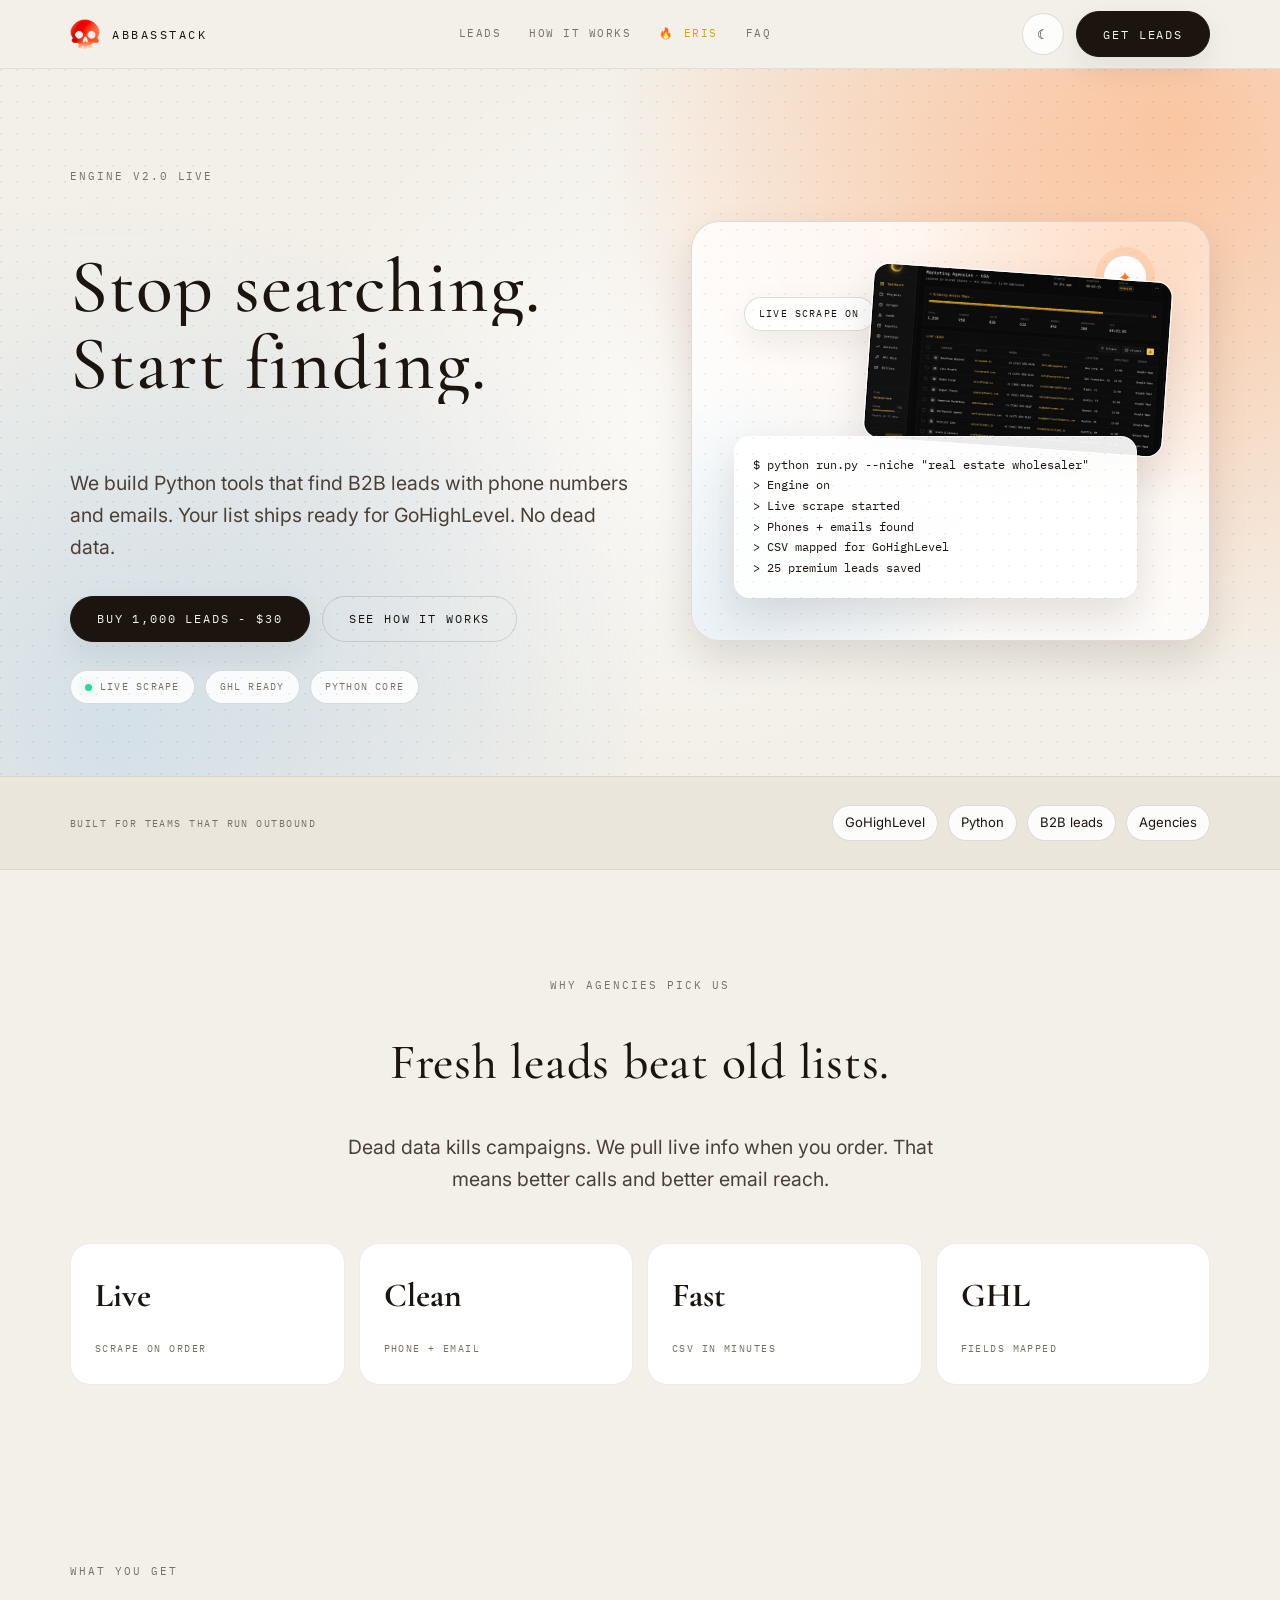
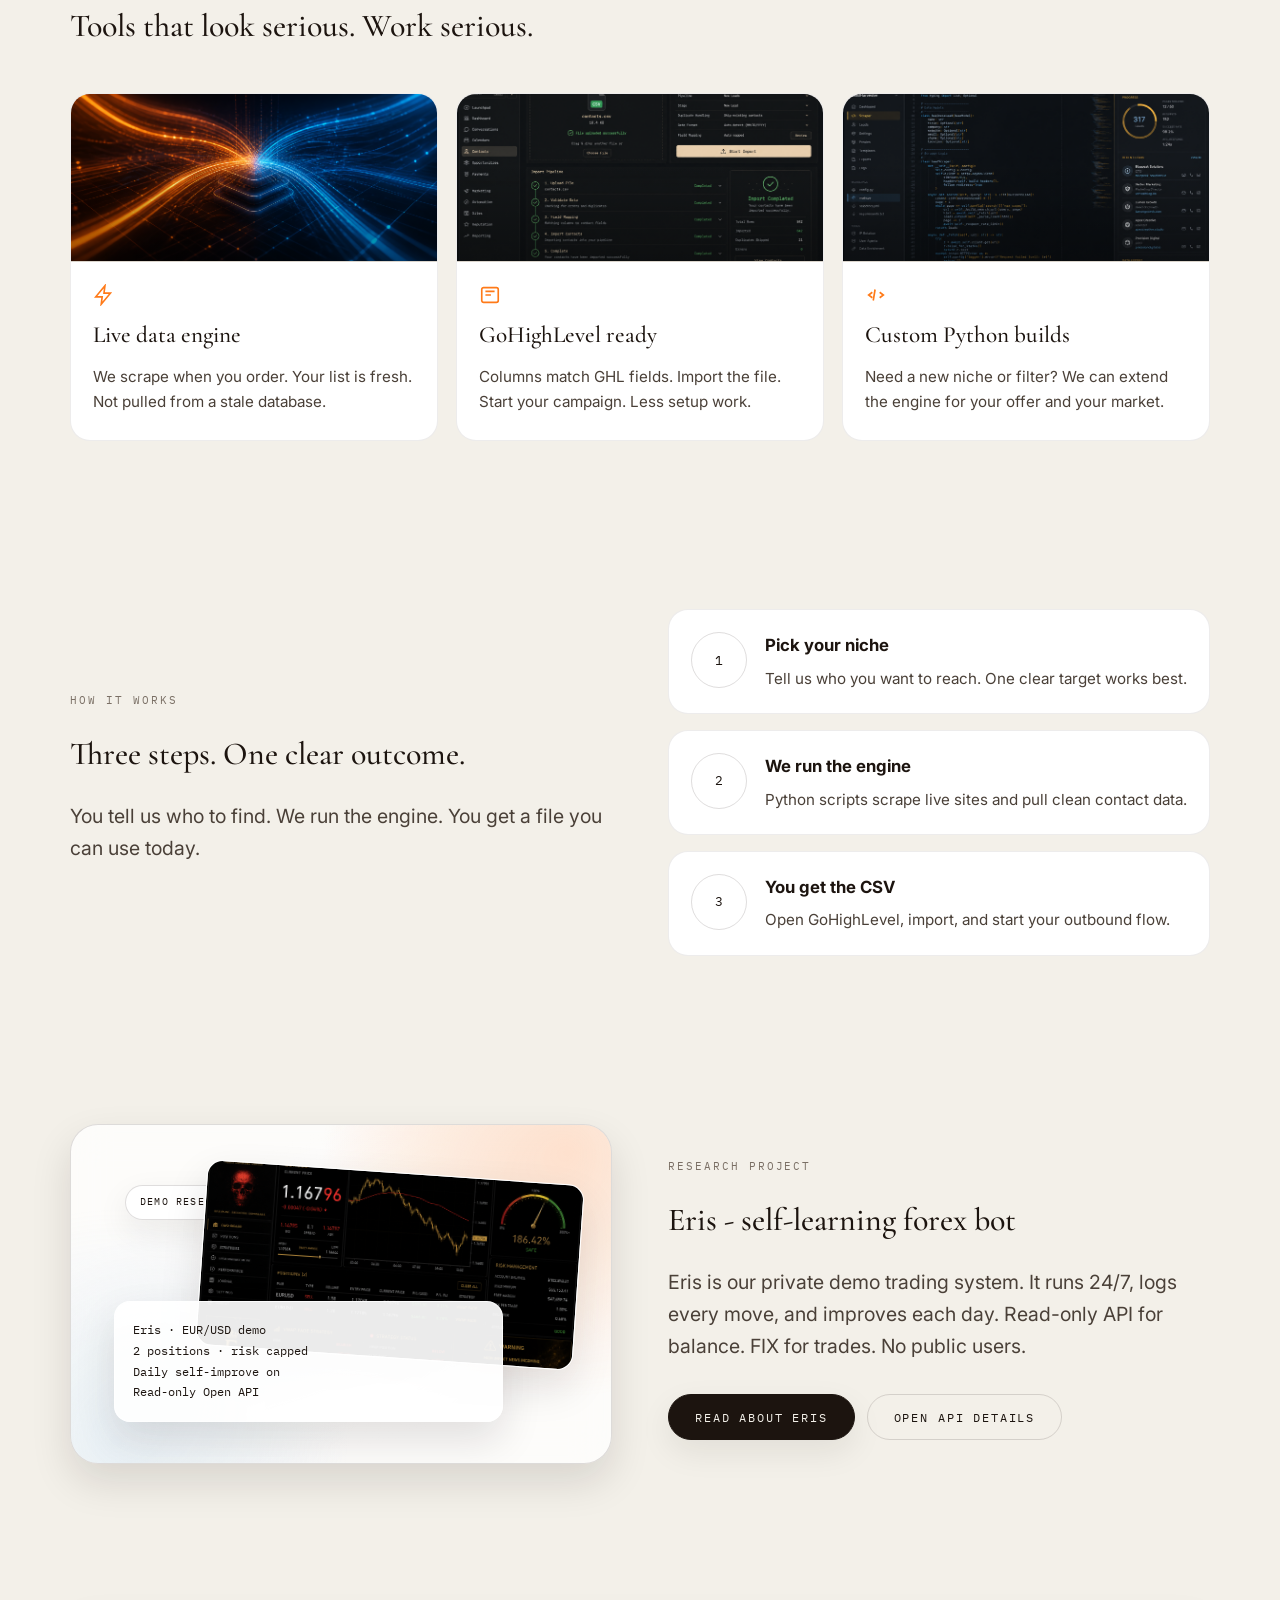
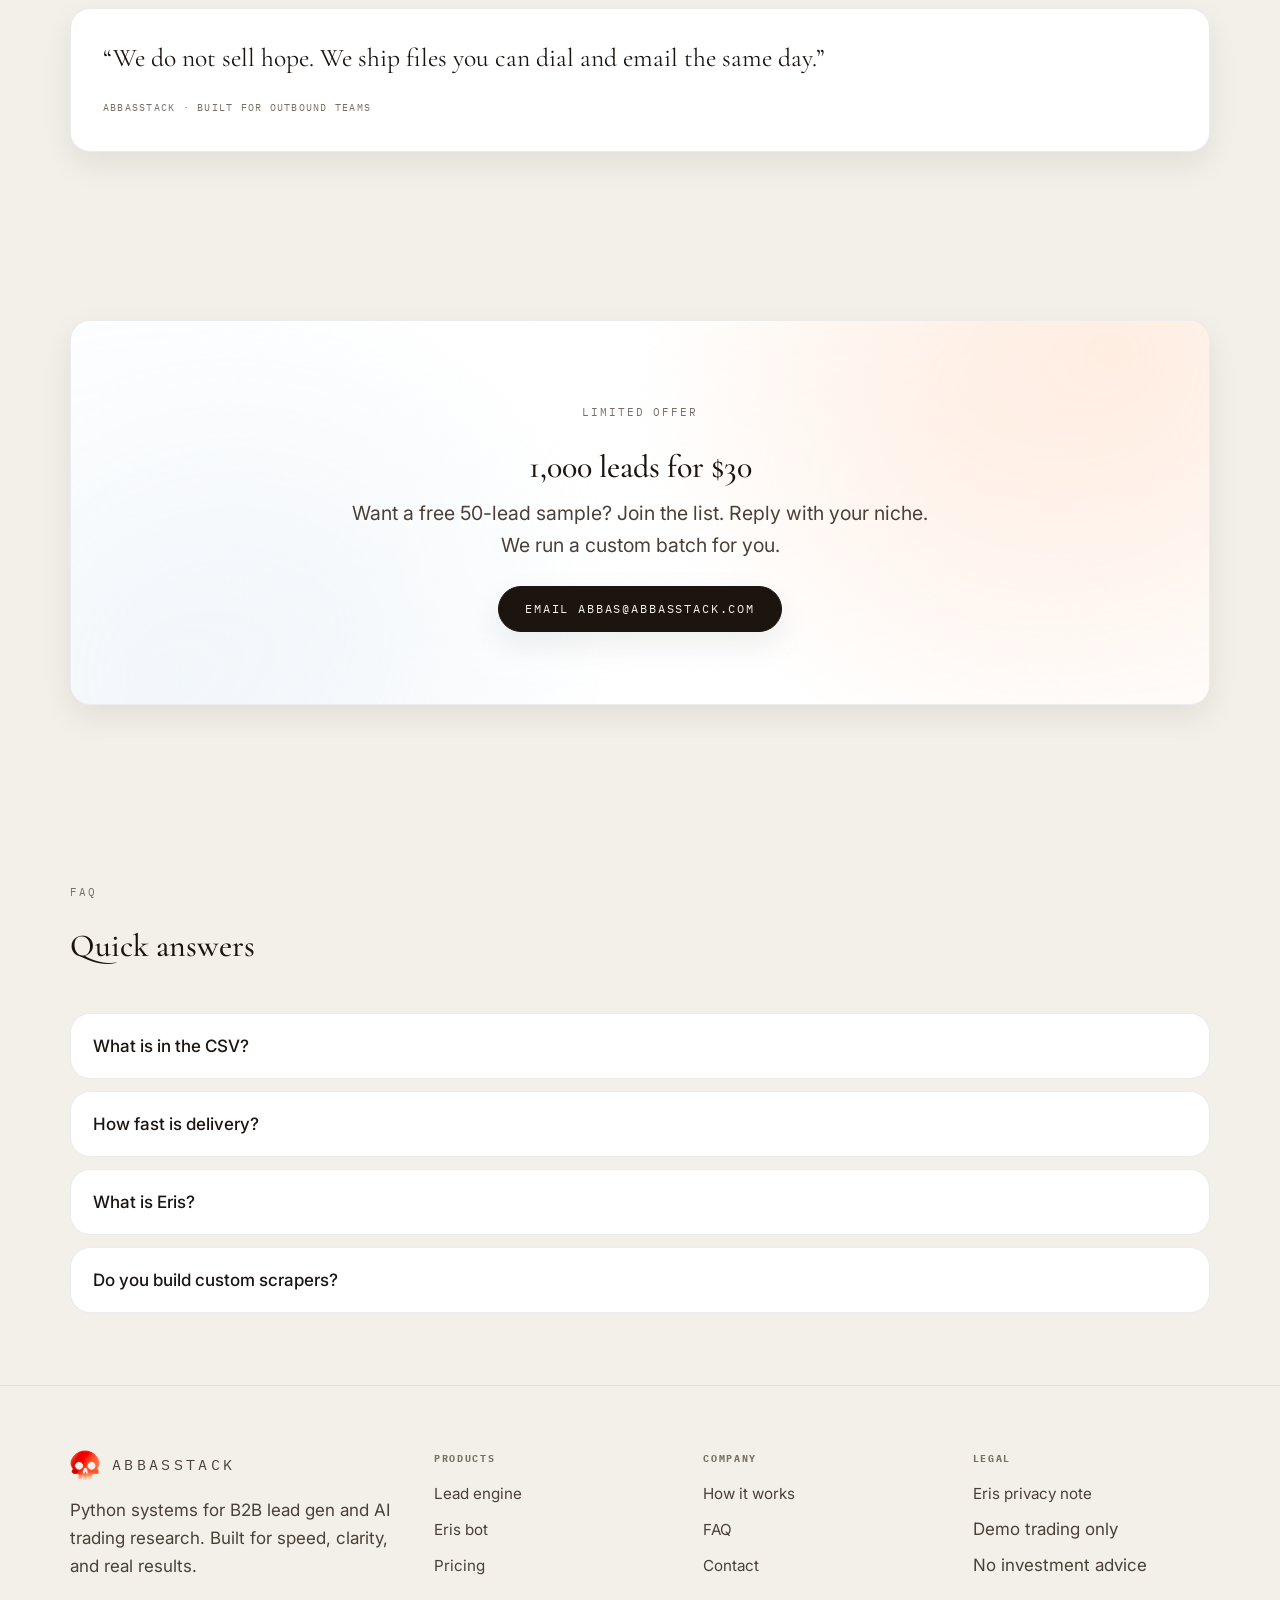
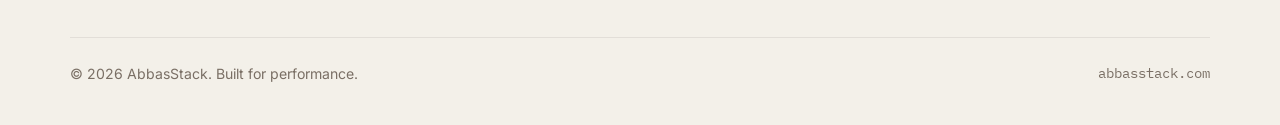
<file: index.html>
<!DOCTYPE html>
<html lang="en">
<head>
  <meta charset="UTF-8">
  <meta name="viewport" content="width=device-width, initial-scale=1.0">
  <title>AbbasStack - B2B Leads & AI Systems</title>
  <meta name="description" content="AbbasStack builds Python lead engines and self-learning trading systems. B2B leads for GoHighLevel. Eris forex bot for demo research.">
  <meta property="og:title" content="AbbasStack - B2B Leads & AI Systems">
  <meta property="og:description" content="Fresh B2B leads. Python engines. Built for agencies.">
  <link rel="icon" type="image/png" href="/assets/favicon.png">
  <link rel="apple-touch-icon" href="/assets/favicon.png">
  <link rel="stylesheet" href="/css/tokens.css">
  <link rel="stylesheet" href="/css/main.css">
  <script src="/js/theme.js" defer></script>
</head>
<body>
  <header class="site-nav">
    <div class="container nav-inner">
      <a class="brand" href="/">
        <img src="/assets/favicon.png" alt="AbbasStack mark">
        <span>AbbasStack</span>
      </a>
      <nav class="nav-links">
        <a href="#leads">Leads</a>
        <a href="#how">How it works</a>
        <a href="/eris.html" class="nav-eris">🔥 Eris</a>
        <a href="#faq">FAQ</a>
      </nav>
      <div class="nav-actions">
        <button class="theme-toggle" type="button" data-theme-toggle aria-label="Switch theme">
          <span data-theme-icon>☾</span>
        </button>
        <a class="btn btn-primary" href="#contact">Get leads</a>
        <button class="mobile-toggle" type="button" data-nav-toggle aria-label="Open menu">☰</button>
      </div>
    </div>
  </header>

  <main>
    <section class="hero">
      <div class="container hero-grid">
        <div class="hero-copy">
          <p class="eyebrow">Engine v2.0 live</p>
          <h1 class="display-xl">
            <span class="hero-line"><span>Stop searching.</span></span>
            <span class="hero-line"><span>Start finding.</span></span>
          </h1>
          <p class="lead">We build Python tools that find B2B leads with phone numbers and emails. Your list ships ready for GoHighLevel. No dead data.</p>
          <div class="hero-actions">
            <a class="btn btn-primary" href="#contact">Buy 1,000 leads - $30</a>
            <a class="btn btn-secondary" href="#how">See how it works</a>
          </div>
          <div class="trust-row">
            <span class="chip"><span class="chip-dot"></span> Live scrape</span>
            <span class="chip">GHL ready</span>
            <span class="chip">Python core</span>
          </div>
        </div>

        <div class="hero-stage" aria-label="Lead engine preview">
          <span class="stage-cue" aria-hidden="true">✦</span>
          <span class="stage-pill">Live scrape on</span>
          <div class="stage-card stage-card--back">
            <img src="/assets/hero-leads-dashboard.png" alt="AbbasStack lead engine dashboard">
          </div>
          <div class="stage-card stage-card--front">
            <pre>$ python run.py --niche "real estate wholesaler"
> Engine on
> Live scrape started
> Phones + emails found
> CSV mapped for GoHighLevel
> 25 premium leads saved</pre>
          </div>
        </div>
      </div>
    </section>

    <section class="logo-band">
      <div class="container logo-band-inner">
        <p>Built for teams that run outbound</p>
        <div class="logo-tags">
          <span>GoHighLevel</span>
          <span>Python</span>
          <span>B2B leads</span>
          <span>Agencies</span>
        </div>
      </div>
    </section>

    <section class="section" id="leads">
      <div class="container">
        <div class="section-head center reveal">
          <p class="eyebrow">Why agencies pick us</p>
          <h2 class="display-lg">Fresh leads beat old lists.</h2>
          <p class="lead">Dead data kills campaigns. We pull live info when you order. That means better calls and better email reach.</p>
        </div>
        <div class="stat-band reveal">
          <div class="stat"><strong>Live</strong><span>Scrape on order</span></div>
          <div class="stat"><strong>Clean</strong><span>Phone + email</span></div>
          <div class="stat"><strong>Fast</strong><span>CSV in minutes</span></div>
          <div class="stat"><strong>GHL</strong><span>Fields mapped</span></div>
        </div>
      </div>
    </section>

    <section class="section section-tight">
      <div class="container">
        <div class="section-head reveal">
          <p class="eyebrow">What you get</p>
          <h2 class="display-md">Tools that look serious. Work serious.</h2>
        </div>
        <div class="card-grid">
          <article class="feature-card reveal">
            <div class="feature-visual">
              <img src="/assets/feature-live-data.png" alt="Live data engine visual">
            </div>
            <div class="feature-body">
              <svg class="feature-icon" viewBox="0 0 24 24" fill="none" stroke="currentColor" stroke-width="1.8"><path d="M13 2L3 14h7l-1 8 10-12h-7l1-8z"/></svg>
              <h3>Live data engine</h3>
              <p>We scrape when you order. Your list is fresh. Not pulled from a stale database.</p>
            </div>
          </article>
          <article class="feature-card reveal">
            <div class="feature-visual">
              <img src="/assets/feature-ghl-ready.png" alt="GoHighLevel import visual">
            </div>
            <div class="feature-body">
              <svg class="feature-icon" viewBox="0 0 24 24" fill="none" stroke="currentColor" stroke-width="1.8"><rect x="3" y="4" width="18" height="16" rx="2"/><path d="M7 8h10M7 12h6"/></svg>
              <h3>GoHighLevel ready</h3>
              <p>Columns match GHL fields. Import the file. Start your campaign. Less setup work.</p>
            </div>
          </article>
          <article class="feature-card reveal">
            <div class="feature-visual">
              <img src="/assets/feature-python-engine.png" alt="Python engine visual">
            </div>
            <div class="feature-body">
              <svg class="feature-icon" viewBox="0 0 24 24" fill="none" stroke="currentColor" stroke-width="1.8"><path d="M8 9l-4 3 4 3M16 9l4 3-4 3M11 6l-2 12"/></svg>
              <h3>Custom Python builds</h3>
              <p>Need a new niche or filter? We can extend the engine for your offer and your market.</p>
            </div>
          </article>
        </div>
      </div>
    </section>

    <section class="section" id="how">
      <div class="container split">
        <div class="reveal">
          <p class="eyebrow">How it works</p>
          <h2 class="display-md">Three steps. One clear outcome.</h2>
          <p class="lead">You tell us who to find. We run the engine. You get a file you can use today.</p>
        </div>
        <div class="steps reveal">
          <div class="step">
            <div>
              <strong>Pick your niche</strong>
              <p>Tell us who you want to reach. One clear target works best.</p>
            </div>
          </div>
          <div class="step">
            <div>
              <strong>We run the engine</strong>
              <p>Python scripts scrape live sites and pull clean contact data.</p>
            </div>
          </div>
          <div class="step">
            <div>
              <strong>You get the CSV</strong>
              <p>Open GoHighLevel, import, and start your outbound flow.</p>
            </div>
          </div>
        </div>
      </div>
    </section>

    <section class="section section-tight" id="eris">
      <div class="container split">
        <div class="hero-stage reveal" style="min-height: 340px;">
          <span class="stage-pill">Demo research only</span>
          <div class="stage-card stage-card--back" style="width: 70%; height: 55%; top: 14%; right: 6%;">
            <img src="/assets/eris-dashboard.png" alt="Eris trading dashboard">
          </div>
          <div class="stage-card stage-card--front" style="width: 72%; bottom: 12%;">
            <pre>Eris · EUR/USD demo
2 positions · risk capped
Daily self-improve on
Read-only Open API</pre>
          </div>
        </div>
        <div class="reveal">
          <p class="eyebrow">Research project</p>
          <h2 class="display-md">Eris - self-learning forex bot</h2>
          <p class="lead">Eris is our private demo trading system. It runs 24/7, logs every move, and improves each day. Read-only API for balance. FIX for trades. No public users.</p>
          <div class="hero-actions">
            <a class="btn btn-primary" href="/eris.html">Read about Eris</a>
            <a class="btn btn-secondary" href="/eris.html#api">Open API details</a>
          </div>
        </div>
      </div>
    </section>

    <section class="section section-tight">
      <div class="container">
        <div class="proof-quote reveal">
          <blockquote>“We do not sell hope. We ship files you can dial and email the same day.”</blockquote>
          <cite>AbbasStack · Built for outbound teams</cite>
        </div>
      </div>
    </section>

    <section class="section" id="contact">
      <div class="container">
        <div class="cta-band reveal">
          <p class="eyebrow">Limited offer</p>
          <h2 class="display-md">1,000 leads for $30</h2>
          <p class="lead" style="margin: 0 auto 24px;">Want a free 50-lead sample? Join the list. Reply with your niche. We run a custom batch for you.</p>
          <a class="btn btn-primary" href="mailto:abbas@abbasstack.com?subject=Lead%20order">Email abbas@abbasstack.com</a>
        </div>
      </div>
    </section>

    <section class="section section-tight" id="faq">
      <div class="container">
        <div class="section-head reveal">
          <p class="eyebrow">FAQ</p>
          <h2 class="display-md">Quick answers</h2>
        </div>
        <div class="faq reveal">
          <details>
            <summary>What is in the CSV?</summary>
            <p>You get business names, emails, phone numbers, and fields mapped for GoHighLevel import.</p>
          </details>
          <details>
            <summary>How fast is delivery?</summary>
            <p>Most orders run in minutes after you confirm niche and volume.</p>
          </details>
          <details>
            <summary>What is Eris?</summary>
            <p>Eris is a private forex research bot on a demo account. It is not a public trading product.</p>
          </details>
          <details>
            <summary>Do you build custom scrapers?</summary>
            <p>Yes. Tell us your niche, filters, and CRM. We can build a custom Python workflow.</p>
          </details>
        </div>
      </div>
    </section>
  </main>

  <footer class="site-footer">
    <div class="container footer-grid">
      <div>
        <a class="brand" href="/">
          <img src="/assets/favicon.png" alt="AbbasStack mark">
          <span>AbbasStack</span>
        </a>
        <p style="margin-top: 16px; max-width: 320px;">Python systems for B2B lead gen and AI trading research. Built for speed, clarity, and real results.</p>
      </div>
      <div>
        <h4>Products</h4>
        <ul>
          <li><a href="#leads">Lead engine</a></li>
          <li><a href="/eris.html">Eris bot</a></li>
          <li><a href="#contact">Pricing</a></li>
        </ul>
      </div>
      <div>
        <h4>Company</h4>
        <ul>
          <li><a href="#how">How it works</a></li>
          <li><a href="#faq">FAQ</a></li>
          <li><a href="mailto:abbas@abbasstack.com">Contact</a></li>
        </ul>
      </div>
      <div>
        <h4>Legal</h4>
        <ul>
          <li><a href="/eris.html#privacy">Eris privacy note</a></li>
          <li><span>Demo trading only</span></li>
          <li><span>No investment advice</span></li>
        </ul>
      </div>
    </div>
    <div class="container footer-bottom">
      <span>© 2026 AbbasStack. Built for performance.</span>
      <span class="mono">abbasstack.com</span>
    </div>
  </footer>

  <script src="/js/main.js"></script>
</body>
</html>
</file>
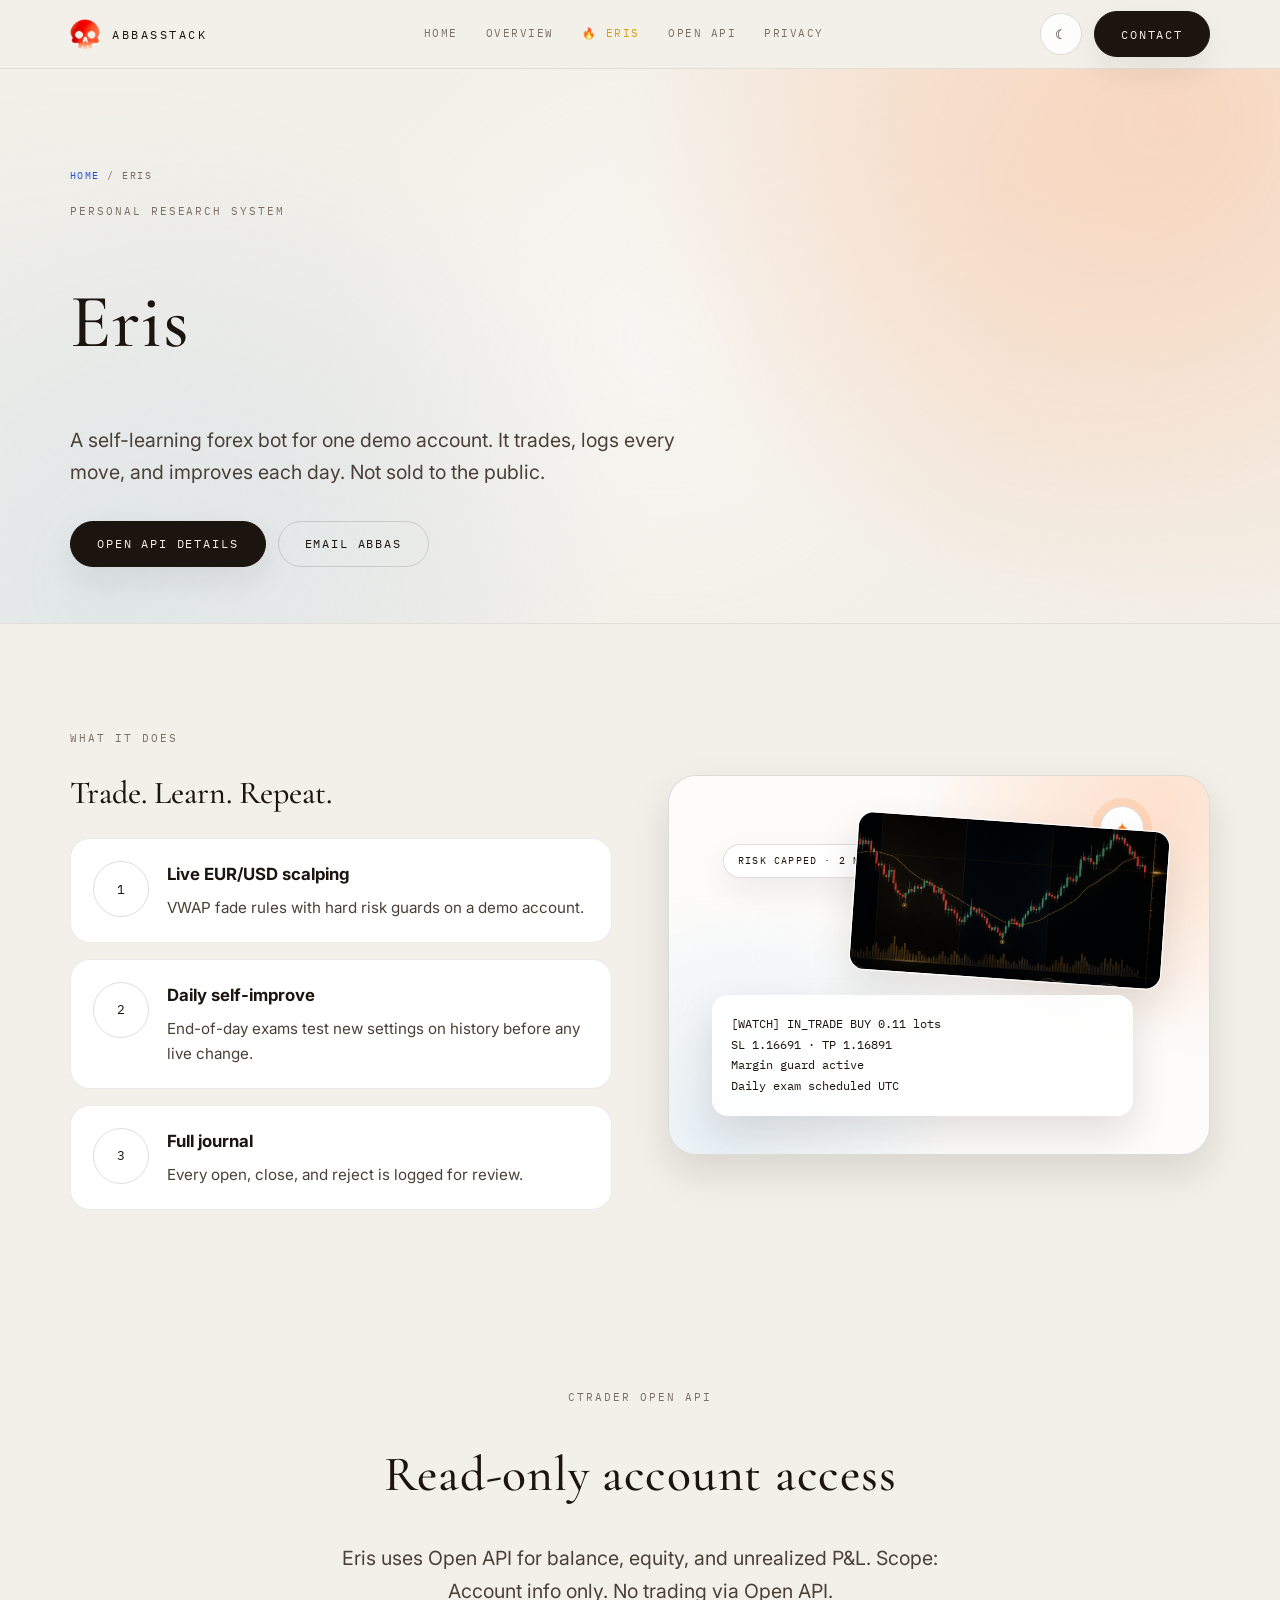
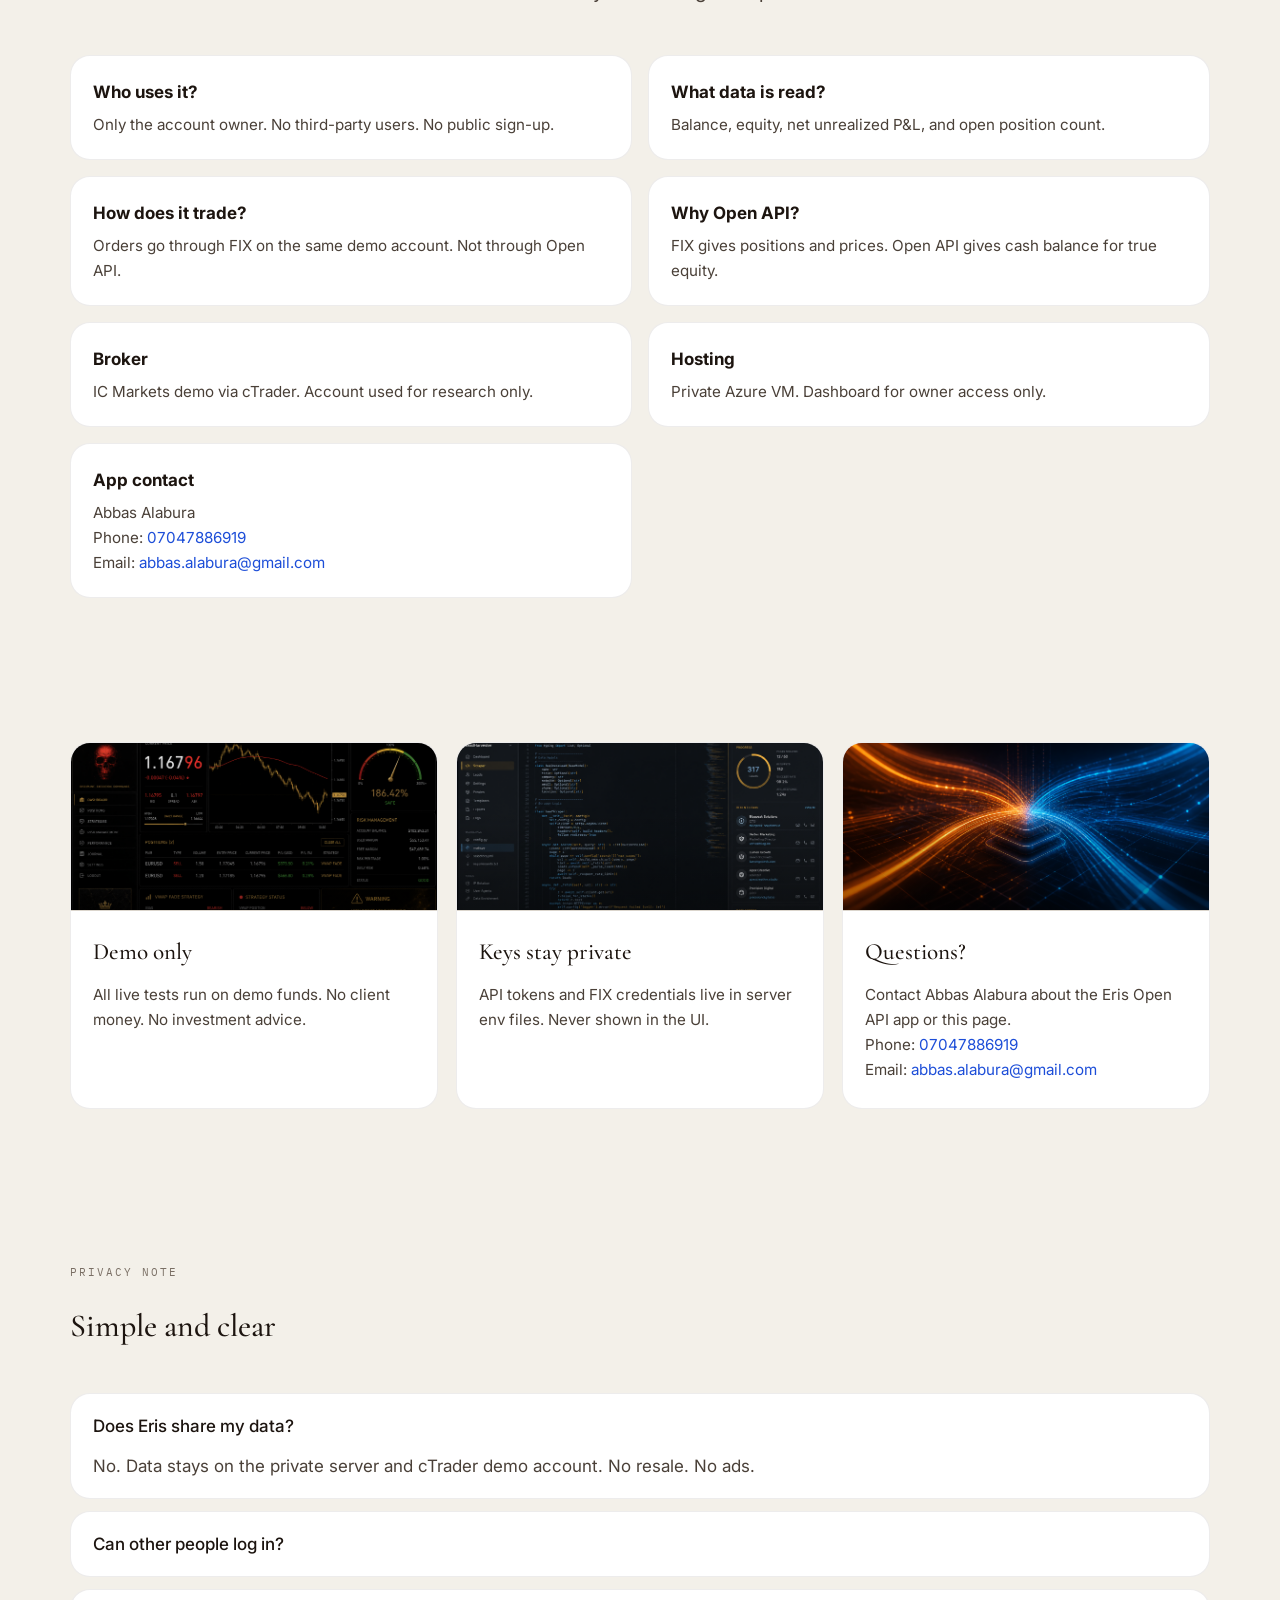
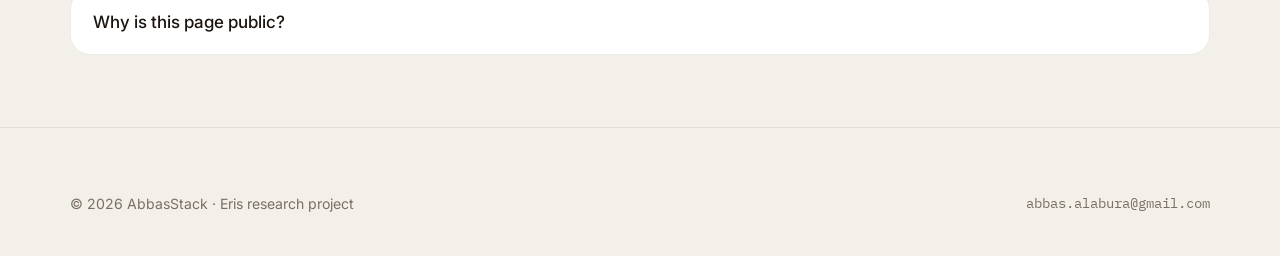
<file: eris.html>
<!DOCTYPE html>
<html lang="en">
<head>
  <meta charset="UTF-8">
  <meta name="viewport" content="width=device-width, initial-scale=1.0">
  <title>Eris - Personal Forex Research Bot | AbbasStack</title>
  <meta name="description" content="Eris is a personal demo forex bot by AbbasStack. Read-only Open API for account data. FIX trading on own IC Markets demo. No third-party users.">
  <link rel="icon" type="image/png" href="/assets/favicon.png">
  <link rel="apple-touch-icon" href="/assets/favicon.png">
  <link rel="stylesheet" href="/css/tokens.css">
  <link rel="stylesheet" href="/css/main.css">
  <script src="/js/theme.js" defer></script>
</head>
<body>
  <header class="site-nav">
    <div class="container nav-inner">
      <a class="brand" href="/">
        <img src="/assets/favicon.png" alt="AbbasStack mark">
        <span>AbbasStack</span>
      </a>
      <nav class="nav-links">
        <a href="/">Home</a>
        <a href="#overview">Overview</a>
        <a href="/eris.html" class="nav-eris">🔥 Eris</a>
        <a href="#api">Open API</a>
        <a href="#privacy">Privacy</a>
      </nav>
      <div class="nav-actions">
        <button class="theme-toggle" type="button" data-theme-toggle aria-label="Switch theme">
          <span data-theme-icon>☾</span>
        </button>
        <a class="btn btn-primary" href="#contact">Contact</a>
        <button class="mobile-toggle" type="button" data-nav-toggle aria-label="Open menu">☰</button>
      </div>
    </div>
  </header>

  <main>
    <section class="page-hero">
      <div class="container">
        <p class="breadcrumb"><a href="/">Home</a> / Eris</p>
        <p class="eyebrow">Personal research system</p>
        <h1 class="display-xl">
          <span class="hero-line"><span>Eris</span></span>
        </h1>
        <p class="lead">A self-learning forex bot for one demo account. It trades, logs every move, and improves each day. Not sold to the public.</p>
        <div class="hero-actions">
          <a class="btn btn-primary" href="#api">Open API details</a>
          <a class="btn btn-secondary" href="mailto:abbas.alabura@gmail.com?subject=Eris%20Open%20API">Email Abbas</a>
        </div>
      </div>
    </section>

    <section class="section" id="overview">
      <div class="container split">
        <div class="reveal">
          <p class="eyebrow">What it does</p>
          <h2 class="display-md">Trade. Learn. Repeat.</h2>
          <div class="steps" style="margin-top: 24px;">
            <div class="step"><div><strong>Live EUR/USD scalping</strong><p>VWAP fade rules with hard risk guards on a demo account.</p></div></div>
            <div class="step"><div><strong>Daily self-improve</strong><p>End-of-day exams test new settings on history before any live change.</p></div></div>
            <div class="step"><div><strong>Full journal</strong><p>Every open, close, and reject is logged for review.</p></div></div>
          </div>
        </div>
        <div class="hero-stage reveal" style="min-height: 380px;">
          <span class="stage-cue">✦</span>
          <span class="stage-pill">Risk capped · 2 max</span>
          <div class="stage-card stage-card--back">
            <img src="/assets/eris-chart.png" alt="Eris EUR/USD chart visualization">
          </div>
          <div class="stage-card stage-card--front">
            <pre>[WATCH] IN_TRADE BUY 0.11 lots
SL 1.16691 · TP 1.16891
Margin guard active
Daily exam scheduled UTC</pre>
          </div>
        </div>
      </div>
    </section>

    <section class="section section-tight" id="api">
      <div class="container">
        <div class="section-head center reveal">
          <p class="eyebrow">cTrader Open API</p>
          <h2 class="display-lg">Read-only account access</h2>
          <p class="lead">Eris uses Open API for balance, equity, and unrealized P&amp;L. Scope: Account info only. No trading via Open API.</p>
        </div>
        <div class="spec-grid reveal">
          <div class="spec"><strong>Who uses it?</strong><p>Only the account owner. No third-party users. No public sign-up.</p></div>
          <div class="spec"><strong>What data is read?</strong><p>Balance, equity, net unrealized P&amp;L, and open position count.</p></div>
          <div class="spec"><strong>How does it trade?</strong><p>Orders go through FIX on the same demo account. Not through Open API.</p></div>
          <div class="spec"><strong>Why Open API?</strong><p>FIX gives positions and prices. Open API gives cash balance for true equity.</p></div>
          <div class="spec"><strong>Broker</strong><p>IC Markets demo via cTrader. Account used for research only.</p></div>
          <div class="spec"><strong>Hosting</strong><p>Private Azure VM. Dashboard for owner access only.</p></div>
          <div class="spec"><strong>App contact</strong><p>Abbas Alabura<br>Phone: <a href="tel:+447047886919" style="color: var(--link);">07047886919</a><br>Email: <a href="mailto:abbas.alabura@gmail.com" style="color: var(--link);">abbas.alabura@gmail.com</a></p></div>
        </div>
      </div>
    </section>

    <section class="section section-tight">
      <div class="container">
        <div class="card-grid reveal">
          <article class="feature-card">
            <div class="feature-visual">
              <img src="/assets/eris-dashboard.png" alt="Eris demo trading dashboard">
            </div>
            <div class="feature-body">
              <h3>Demo only</h3>
              <p>All live tests run on demo funds. No client money. No investment advice.</p>
            </div>
          </article>
          <article class="feature-card">
            <div class="feature-visual">
              <img src="/assets/feature-python-engine.png" alt="Private server and credentials">
            </div>
            <div class="feature-body">
              <h3>Keys stay private</h3>
              <p>API tokens and FIX credentials live in server env files. Never shown in the UI.</p>
            </div>
          </article>
          <article class="feature-card" id="contact">
            <div class="feature-visual">
              <img src="/assets/feature-live-data.png" alt="Contact AbbasStack about Eris">
            </div>
            <div class="feature-body">
              <h3>Questions?</h3>
              <p>Contact Abbas Alabura about the Eris Open API app or this page.<br>Phone: <a href="tel:+447047886919" style="color: var(--link);">07047886919</a><br>Email: <a href="mailto:abbas.alabura@gmail.com" style="color: var(--link);">abbas.alabura@gmail.com</a></p>
            </div>
          </article>
        </div>
      </div>
    </section>

    <section class="section section-tight" id="privacy">
      <div class="container">
        <div class="section-head reveal">
          <p class="eyebrow">Privacy note</p>
          <h2 class="display-md">Simple and clear</h2>
        </div>
        <div class="faq reveal">
          <details open>
            <summary>Does Eris share my data?</summary>
            <p>No. Data stays on the private server and cTrader demo account. No resale. No ads.</p>
          </details>
          <details>
            <summary>Can other people log in?</summary>
            <p>No. This is a single-owner research tool. There is no multi-user product.</p>
          </details>
          <details>
            <summary>Why is this page public?</summary>
            <p>It explains the Eris Open API app for review and for anyone checking what the project does.</p>
          </details>
        </div>
      </div>
    </section>
  </main>

  <footer class="site-footer">
    <div class="container footer-bottom" style="margin-top: 0; padding-top: 0; border-top: none;">
      <span>© 2026 AbbasStack · Eris research project</span>
      <a href="mailto:abbas.alabura@gmail.com" class="mono">abbas.alabura@gmail.com</a>
    </div>
  </footer>

  <script src="/js/main.js"></script>
</body>
</html>
</file>
<file: css/tokens.css>
:root {
  --canvas: #f3f0e9;
  --surface-soft: #ebe6dc;
  --surface-card: #ffffff;
  --surface-elevated: #ffffff;
  --surface-card-alt: #221f1d;
  --ink: #1c140f;
  --body: #4a4038;
  --body-strong: #1c140f;
  --muted: #7a6f65;
  --muted-soft: #a89f96;
  --hairline: rgba(28, 20, 15, 0.08);
  --hairline-strong: rgba(28, 20, 15, 0.14);
  --link: #1d4ed8;
  --link-hover: #1e40af;
  --accent: #ff7a18;
  --accent-soft: rgba(255, 122, 24, 0.14);
  --warning: #d4a017;
  --success: #34d399;
  --hero-glow: rgba(255, 168, 112, 0.35);
  --glass: rgba(255, 255, 255, 0.78);
  --shadow: 0 22px 50px rgba(28, 20, 15, 0.14);
  --shadow-soft: 0 12px 32px rgba(28, 20, 15, 0.08);
  --shadow-card: 0 18px 40px rgba(28, 20, 15, 0.12);
  --nav-bg: rgba(243, 240, 233, 0.82);
  --button-fill: #1c140f;
  --button-text: #f3f0e9;
  --button-outline: #1c140f;
  --gold: #d4a017;
  --chip-bg: rgba(255, 255, 255, 0.86);
  --radius-card: 20px;
  --radius-stage: 28px;
  --radius-pill: 999px;
  --dot-grid: radial-gradient(circle at 1px 1px, rgba(28, 20, 15, 0.08) 1px, transparent 0);
  --mesh:
    radial-gradient(circle at 92% 8%, rgba(255, 168, 112, 0.55), transparent 42%),
    radial-gradient(circle at 78% 22%, rgba(255, 196, 160, 0.28), transparent 36%),
    radial-gradient(circle at 8% 94%, rgba(176, 206, 230, 0.42), transparent 40%),
    radial-gradient(circle at 22% 78%, rgba(196, 208, 228, 0.22), transparent 34%),
    radial-gradient(circle at 52% 48%, rgba(255, 255, 255, 0.65), transparent 48%);
}

[data-theme="dark"] {
  --canvas: #000000;
  --surface-soft: #0d0d0d;
  --surface-card: #141414;
  --surface-elevated: #1f1f1f;
  --surface-card-alt: #141414;
  --ink: #ffffff;
  --body: #cccccc;
  --body-strong: #e6e6e6;
  --muted: #999999;
  --muted-soft: #666666;
  --hairline: #262626;
  --hairline-strong: #3a3a3a;
  --link: #c3d9f3;
  --link-hover: #dbeafe;
  --accent: #c3d9f3;
  --accent-soft: rgba(195, 217, 243, 0.08);
  --warning: #d4a017;
  --success: #5fa657;
  --hero-glow: rgba(195, 217, 243, 0.06);
  --glass: rgba(13, 13, 13, 0.82);
  --shadow: 0 24px 80px rgba(0, 0, 0, 0.45);
  --shadow-soft: 0 8px 32px rgba(0, 0, 0, 0.35);
  --shadow-card: 0 18px 40px rgba(0, 0, 0, 0.32);
  --nav-bg: rgba(0, 0, 0, 0.78);
  --button-fill: #ffffff;
  --button-text: #000000;
  --button-outline: #ffffff;
  --gold: #d4a017;
  --chip-bg: #141414;
  --radius-card: 0px;
  --radius-stage: 0px;
  --dot-grid: radial-gradient(circle at 1px 1px, rgba(255, 255, 255, 0.06) 1px, transparent 0);
  --mesh:
    radial-gradient(circle at 20% 20%, rgba(195, 217, 243, 0.08), transparent 42%),
    radial-gradient(circle at 80% 0%, rgba(95, 166, 87, 0.06), transparent 38%),
    radial-gradient(circle at 50% 100%, rgba(212, 160, 23, 0.05), transparent 40%);
}
</file>
<file: css/main.css>
@import url("https://fonts.googleapis.com/css2?family=Cormorant+Garamond:ital,wght@0,400;0,500;0,600;1,400&family=IBM+Plex+Mono:wght@400;500&family=Inter:wght@400;500;600&display=swap");

*, *::before, *::after { box-sizing: border-box; }

html {
  scroll-behavior: smooth;
  -webkit-font-smoothing: antialiased;
}

body {
  margin: 0;
  background: var(--canvas);
  color: var(--body);
  font-family: "Inter", system-ui, sans-serif;
  font-size: 17px;
  line-height: 1.65;
  transition: background 0.35s ease, color 0.35s ease;
}

img { max-width: 100%; display: block; }
a { color: inherit; text-decoration: none; }

.container {
  width: min(1140px, calc(100% - 48px));
  margin-inline: auto;
}

.display-xl {
  font-family: "Cormorant Garamond", Garamond, serif;
  font-size: clamp(2.75rem, 6.5vw, 4.75rem);
  line-height: 1.02;
  letter-spacing: 0.015em;
  color: var(--ink);
  font-weight: 500;
}

.display-lg {
  font-family: "Cormorant Garamond", Garamond, serif;
  font-size: clamp(2rem, 4vw, 3.1rem);
  line-height: 1.08;
  letter-spacing: 0.015em;
  color: var(--ink);
  font-weight: 500;
}

.display-md {
  font-family: "Cormorant Garamond", Garamond, serif;
  font-size: clamp(1.45rem, 2.5vw, 2rem);
  line-height: 1.15;
  color: var(--ink);
  font-weight: 500;
}

.lead {
  font-size: clamp(1.05rem, 2vw, 1.22rem);
  color: var(--body);
  max-width: 38rem;
}

.eyebrow {
  font-family: "IBM Plex Mono", monospace;
  font-size: 0.68rem;
  letter-spacing: 0.18em;
  text-transform: uppercase;
  color: var(--muted);
}

.mono { font-family: "IBM Plex Mono", monospace; }

.site-nav {
  position: sticky;
  top: 0;
  z-index: 50;
  backdrop-filter: blur(20px);
  background: var(--nav-bg);
  border-bottom: 1px solid var(--hairline);
}

.nav-inner {
  display: flex;
  align-items: center;
  justify-content: space-between;
  min-height: 68px;
  gap: 24px;
}

.brand {
  display: flex;
  align-items: center;
  gap: 12px;
  font-family: "IBM Plex Mono", monospace;
  font-size: 0.72rem;
  letter-spacing: 0.22em;
  text-transform: uppercase;
  color: var(--ink);
}

.brand img {
  width: 30px;
  height: 30px;
  object-fit: contain;
}

.nav-links {
  display: flex;
  align-items: center;
  gap: 28px;
}

.nav-links a {
  font-family: "IBM Plex Mono", monospace;
  font-size: 0.68rem;
  letter-spacing: 0.14em;
  text-transform: uppercase;
  color: var(--muted);
  transition: color 0.2s ease;
}

.nav-links a:hover { color: var(--ink); }

.nav-eris {
  color: var(--gold) !important;
  display: inline-flex;
  align-items: center;
  gap: 6px;
}

.nav-eris:hover { color: var(--gold) !important; opacity: 0.88; }

.nav-actions {
  display: flex;
  align-items: center;
  gap: 12px;
}

.theme-toggle,
.mobile-toggle {
  width: 42px;
  height: 42px;
  border: 1px solid var(--hairline-strong);
  border-radius: var(--radius-pill);
  background: var(--chip-bg);
  color: var(--ink);
  cursor: pointer;
  display: grid;
  place-items: center;
  transition: border-color 0.2s ease, transform 0.2s ease;
}

.theme-toggle:hover,
.mobile-toggle:hover {
  transform: translateY(-1px);
  border-color: var(--ink);
}

.btn {
  display: inline-flex;
  align-items: center;
  justify-content: center;
  gap: 10px;
  min-height: 46px;
  padding: 0 26px;
  border-radius: var(--radius-pill);
  font-family: "IBM Plex Mono", monospace;
  font-size: 0.72rem;
  letter-spacing: 0.16em;
  text-transform: uppercase;
  transition: transform 0.2s ease, opacity 0.2s ease, background 0.2s ease, border-color 0.2s ease, box-shadow 0.2s ease;
}

.btn:hover { transform: translateY(-1px); }

.btn-primary {
  background: var(--button-fill);
  color: var(--button-text);
  border: 1px solid var(--button-outline);
  box-shadow: var(--shadow-soft);
}

.btn-primary:hover {
  opacity: 0.92;
  box-shadow: var(--shadow);
}

.btn-secondary {
  background: transparent;
  color: var(--ink);
  border: 1px solid var(--hairline-strong);
}

.btn-secondary:hover { border-color: var(--ink); }

.hero {
  position: relative;
  padding: 88px 0 72px;
  overflow: hidden;
}

.hero::before {
  content: "";
  position: absolute;
  inset: 0;
  background: var(--mesh);
  pointer-events: none;
}

.hero::after {
  content: "";
  position: absolute;
  inset: 0;
  background-image: var(--dot-grid);
  background-size: 16px 16px;
  opacity: 0.7;
  pointer-events: none;
}

.hero-grid {
  position: relative;
  display: grid;
  grid-template-columns: 1.05fr 0.95fr;
  gap: 48px;
  align-items: center;
}

.hero-copy { max-width: 620px; }

.hero-line {
  display: block;
  overflow: hidden;
}

.hero-line span {
  display: block;
  transform: translateY(110%);
  animation: rise 0.9s cubic-bezier(0.22, 1, 0.36, 1) forwards;
}

.hero-line:nth-child(2) span { animation-delay: 0.08s; }

@keyframes rise {
  to { transform: translateY(0); }
}

.hero-actions {
  display: flex;
  flex-wrap: wrap;
  gap: 12px;
  margin-top: 32px;
}

.trust-row {
  display: flex;
  flex-wrap: wrap;
  gap: 10px;
  margin-top: 28px;
}

.chip {
  display: inline-flex;
  align-items: center;
  gap: 8px;
  padding: 8px 14px;
  border-radius: var(--radius-pill);
  background: var(--chip-bg);
  border: 1px solid var(--hairline-strong);
  font-family: "IBM Plex Mono", monospace;
  font-size: 0.64rem;
  letter-spacing: 0.12em;
  text-transform: uppercase;
  color: var(--muted);
  backdrop-filter: blur(12px);
}

.chip-dot {
  width: 7px;
  height: 7px;
  border-radius: 50%;
  background: var(--success);
  box-shadow: 0 0 10px rgba(52, 211, 153, 0.45);
}

.hero-stage {
  position: relative;
  min-height: 420px;
  padding: 18px;
  border-radius: var(--radius-stage);
  border: 1px solid var(--hairline-strong);
  background: var(--glass);
  box-shadow: var(--shadow-card);
  backdrop-filter: blur(18px);
  overflow: hidden;
}

.hero-stage::before {
  content: "";
  position: absolute;
  inset: 0;
  background: var(--mesh);
  opacity: 0.55;
}

.stage-card {
  position: absolute;
  border: 1px solid rgba(255, 255, 255, 0.88);
  background: rgba(255, 255, 255, 0.92);
  box-shadow: var(--shadow-card);
  overflow: hidden;
}

[data-theme="dark"] .stage-card {
  border-color: var(--hairline);
  background: var(--surface-card);
}

.stage-card--back {
  width: 58%;
  height: 42%;
  top: 12%;
  right: 8%;
  border-radius: 16px;
  transform: rotate(4deg);
  animation: float-a 7s ease-in-out infinite;
}

.stage-card--back img {
  width: 100%;
  height: 100%;
  object-fit: cover;
}

.stage-card--front {
  width: 78%;
  left: 8%;
  bottom: 10%;
  border-radius: 16px;
  padding: 18px;
  animation: float-b 6s ease-in-out infinite;
}

[data-theme="dark"] .stage-card--front {
  border-radius: 0;
}

.stage-card--front pre {
  margin: 0;
  font-family: "IBM Plex Mono", monospace;
  font-size: 0.74rem;
  line-height: 1.75;
  color: var(--body-strong);
  white-space: pre-wrap;
}

.stage-pill {
  position: absolute;
  top: 18%;
  left: 10%;
  padding: 8px 14px;
  border-radius: var(--radius-pill);
  background: var(--chip-bg);
  border: 1px solid var(--hairline-strong);
  font-family: "IBM Plex Mono", monospace;
  font-size: 0.62rem;
  letter-spacing: 0.12em;
  text-transform: uppercase;
  color: var(--ink);
  box-shadow: var(--shadow-soft);
  animation: float-c 5s ease-in-out infinite;
}

.stage-cue {
  position: absolute;
  top: 8%;
  right: 12%;
  width: 44px;
  height: 44px;
  border-radius: 50%;
  display: grid;
  place-items: center;
  background: #fff;
  border: 1px solid var(--hairline-strong);
  box-shadow: 0 0 0 8px var(--accent-soft);
  color: var(--accent);
  font-size: 1rem;
}

[data-theme="dark"] .stage-cue {
  background: var(--surface-elevated);
  color: var(--link);
}

@keyframes float-a {
  0%, 100% { transform: rotate(4deg) translateY(0); }
  50% { transform: rotate(4deg) translateY(-8px); }
}

@keyframes float-b {
  0%, 100% { transform: translateY(0); }
  50% { transform: translateY(-10px); }
}

@keyframes float-c {
  0%, 100% { transform: translateY(0); }
  50% { transform: translateY(6px); }
}

.logo-band {
  padding: 28px 0;
  border-top: 1px solid var(--hairline);
  border-bottom: 1px solid var(--hairline);
  background: var(--surface-soft);
}

.logo-band-inner {
  display: flex;
  flex-wrap: wrap;
  align-items: center;
  justify-content: space-between;
  gap: 16px;
}

.logo-band p {
  margin: 0;
  font-family: "IBM Plex Mono", monospace;
  font-size: 0.65rem;
  letter-spacing: 0.14em;
  text-transform: uppercase;
  color: var(--muted);
}

.logo-tags {
  display: flex;
  flex-wrap: wrap;
  gap: 10px;
}

.logo-tags span {
  padding: 6px 12px;
  border: 1px solid var(--hairline-strong);
  border-radius: var(--radius-pill);
  font-size: 0.82rem;
  color: var(--body-strong);
  background: var(--chip-bg);
}

.section {
  padding: 96px 0;
}

.section-tight { padding: 72px 0; }

.section-head {
  max-width: 720px;
  margin-bottom: 48px;
}

.section-head.center {
  margin-inline: auto;
  text-align: center;
}

.section-head.center .lead { margin-inline: auto; }

.card-grid {
  display: grid;
  grid-template-columns: repeat(3, minmax(0, 1fr));
  gap: 18px;
}

.feature-card {
  background: var(--surface-card);
  border: 1px solid var(--hairline);
  border-radius: var(--radius-card);
  overflow: hidden;
  display: flex;
  flex-direction: column;
  min-height: 320px;
  transition: transform 0.25s ease, box-shadow 0.25s ease, border-color 0.25s ease;
}

.feature-card:hover {
  transform: translateY(-4px);
  box-shadow: var(--shadow-card);
  border-color: var(--hairline-strong);
}

.feature-visual {
  position: relative;
  height: 168px;
  overflow: hidden;
  border-bottom: 1px solid var(--hairline);
  background: var(--surface-soft);
}

.feature-visual img {
  width: 100%;
  height: 100%;
  object-fit: cover;
}

.feature-visual::after {
  content: "";
  position: absolute;
  inset: 0;
  background: linear-gradient(180deg, transparent 40%, rgba(0, 0, 0, 0.35));
}

.feature-body {
  padding: 22px 22px 26px;
  display: flex;
  flex-direction: column;
  gap: 10px;
  flex: 1;
}

.feature-icon {
  width: 22px;
  height: 22px;
  color: var(--accent);
}

.feature-body h3 {
  margin: 0;
  font-family: "Cormorant Garamond", Garamond, serif;
  font-size: 1.45rem;
  color: var(--ink);
  font-weight: 500;
}

.feature-body p {
  margin: 0;
  font-size: 0.95rem;
}

.stat-band {
  display: grid;
  grid-template-columns: repeat(4, minmax(0, 1fr));
  gap: 14px;
}

.stat {
  padding: 24px;
  border: 1px solid var(--hairline);
  border-radius: var(--radius-card);
  background: var(--surface-card);
}

.stat strong {
  display: block;
  font-family: "Cormorant Garamond", Garamond, serif;
  font-size: 2.1rem;
  color: var(--ink);
  margin-bottom: 8px;
}

.stat span {
  font-family: "IBM Plex Mono", monospace;
  font-size: 0.64rem;
  letter-spacing: 0.14em;
  text-transform: uppercase;
  color: var(--muted);
}

.split {
  display: grid;
  grid-template-columns: 1fr 1fr;
  gap: 56px;
  align-items: center;
}

.steps {
  display: grid;
  gap: 16px;
  counter-reset: step;
}

.step {
  display: grid;
  grid-template-columns: 56px 1fr;
  gap: 18px;
  padding: 22px;
  border: 1px solid var(--hairline);
  border-radius: var(--radius-card);
  background: var(--surface-card);
}

.step::before {
  counter-increment: step;
  content: counter(step);
  width: 56px;
  height: 56px;
  border-radius: 50%;
  border: 1px solid var(--hairline-strong);
  display: grid;
  place-items: center;
  font-family: "IBM Plex Mono", monospace;
  font-size: 0.8rem;
  color: var(--ink);
}

.step strong {
  display: block;
  color: var(--ink);
  margin-bottom: 6px;
  font-size: 1.05rem;
}

.step p { margin: 0; font-size: 0.95rem; }

.proof-quote {
  padding: 32px;
  border: 1px solid var(--hairline);
  border-radius: var(--radius-card);
  background: var(--surface-card);
  box-shadow: var(--shadow-soft);
}

.proof-quote blockquote {
  margin: 0 0 16px;
  font-family: "Cormorant Garamond", Garamond, serif;
  font-size: 1.6rem;
  line-height: 1.35;
  color: var(--ink);
}

.proof-quote cite {
  font-family: "IBM Plex Mono", monospace;
  font-size: 0.65rem;
  letter-spacing: 0.12em;
  text-transform: uppercase;
  color: var(--muted);
  font-style: normal;
}

.cta-band {
  padding: 72px 48px;
  text-align: center;
  border: 1px solid var(--hairline);
  border-radius: var(--radius-card);
  background: var(--surface-card);
  box-shadow: var(--shadow-soft);
  position: relative;
  overflow: hidden;
}

.cta-band::before {
  content: "";
  position: absolute;
  inset: 0;
  background: var(--mesh);
  opacity: 0.35;
  pointer-events: none;
}

.cta-band > * { position: relative; }

.cta-band .display-md { margin-bottom: 12px; }

.faq {
  display: grid;
  gap: 12px;
}

.faq details {
  border: 1px solid var(--hairline);
  border-radius: var(--radius-card);
  background: var(--surface-card);
  padding: 18px 22px;
}

.faq summary {
  cursor: pointer;
  color: var(--ink);
  font-weight: 500;
  list-style: none;
}

.faq summary::-webkit-details-marker { display: none; }

.faq p {
  margin: 12px 0 0;
  color: var(--body);
}

.site-footer {
  padding: 64px 0 40px;
  border-top: 1px solid var(--hairline);
}

.footer-grid {
  display: grid;
  grid-template-columns: 1.4fr repeat(3, 1fr);
  gap: 32px;
}

.footer-grid h4 {
  margin: 0 0 12px;
  font-family: "IBM Plex Mono", monospace;
  font-size: 0.65rem;
  letter-spacing: 0.16em;
  text-transform: uppercase;
  color: var(--muted);
}

.footer-grid ul {
  margin: 0;
  padding: 0;
  list-style: none;
  display: grid;
  gap: 8px;
}

.footer-grid a {
  color: var(--body);
  font-size: 0.95rem;
}

.footer-grid a:hover { color: var(--ink); }

.footer-bottom {
  margin-top: 40px;
  padding-top: 24px;
  border-top: 1px solid var(--hairline);
  display: flex;
  justify-content: space-between;
  gap: 16px;
  flex-wrap: wrap;
  font-size: 0.88rem;
  color: var(--muted);
}

.page-hero {
  padding: 88px 0 56px;
  border-bottom: 1px solid var(--hairline);
  position: relative;
  overflow: hidden;
}

.page-hero::before {
  content: "";
  position: absolute;
  inset: 0;
  background: var(--mesh);
  opacity: 0.6;
  pointer-events: none;
}

.page-hero .container { position: relative; }

.breadcrumb {
  font-family: "IBM Plex Mono", monospace;
  font-size: 0.65rem;
  letter-spacing: 0.14em;
  text-transform: uppercase;
  color: var(--muted);
  margin-bottom: 18px;
}

.breadcrumb a { color: var(--link); }

.spec-grid {
  display: grid;
  grid-template-columns: repeat(2, minmax(0, 1fr));
  gap: 16px;
}

.spec {
  padding: 22px;
  border: 1px solid var(--hairline);
  border-radius: var(--radius-card);
  background: var(--surface-card);
}

.spec strong {
  display: block;
  color: var(--ink);
  margin-bottom: 6px;
}

.spec p { margin: 0; font-size: 0.95rem; }

.reveal {
  opacity: 0;
  transform: translateY(24px);
  transition: opacity 0.7s ease, transform 0.7s cubic-bezier(0.22, 1, 0.36, 1);
}

.reveal.is-visible {
  opacity: 1;
  transform: translateY(0);
}

.mobile-toggle { display: none; }

@media (max-width: 960px) {
  .hero-grid,
  .split,
  .card-grid,
  .stat-band,
  .footer-grid,
  .spec-grid {
    grid-template-columns: 1fr;
  }

  .hero-stage { min-height: 360px; }

  .nav-links { display: none; }

  .nav-links.open {
    display: flex;
    flex-direction: column;
    position: absolute;
    top: 68px;
    left: 0;
    right: 0;
    padding: 20px 24px 24px;
    background: var(--nav-bg);
    border-bottom: 1px solid var(--hairline);
  }

  .mobile-toggle { display: grid; }
  .nav-inner { position: relative; }
  .cta-band { padding: 48px 24px; }
}

@media (prefers-reduced-motion: reduce) {
  html { scroll-behavior: auto; }
  *, *::before, *::after {
    animation: none !important;
    transition-duration: 0.01ms !important;
  }
  .hero-line span,
  .reveal {
    opacity: 1;
    transform: none;
  }
}
</file>
